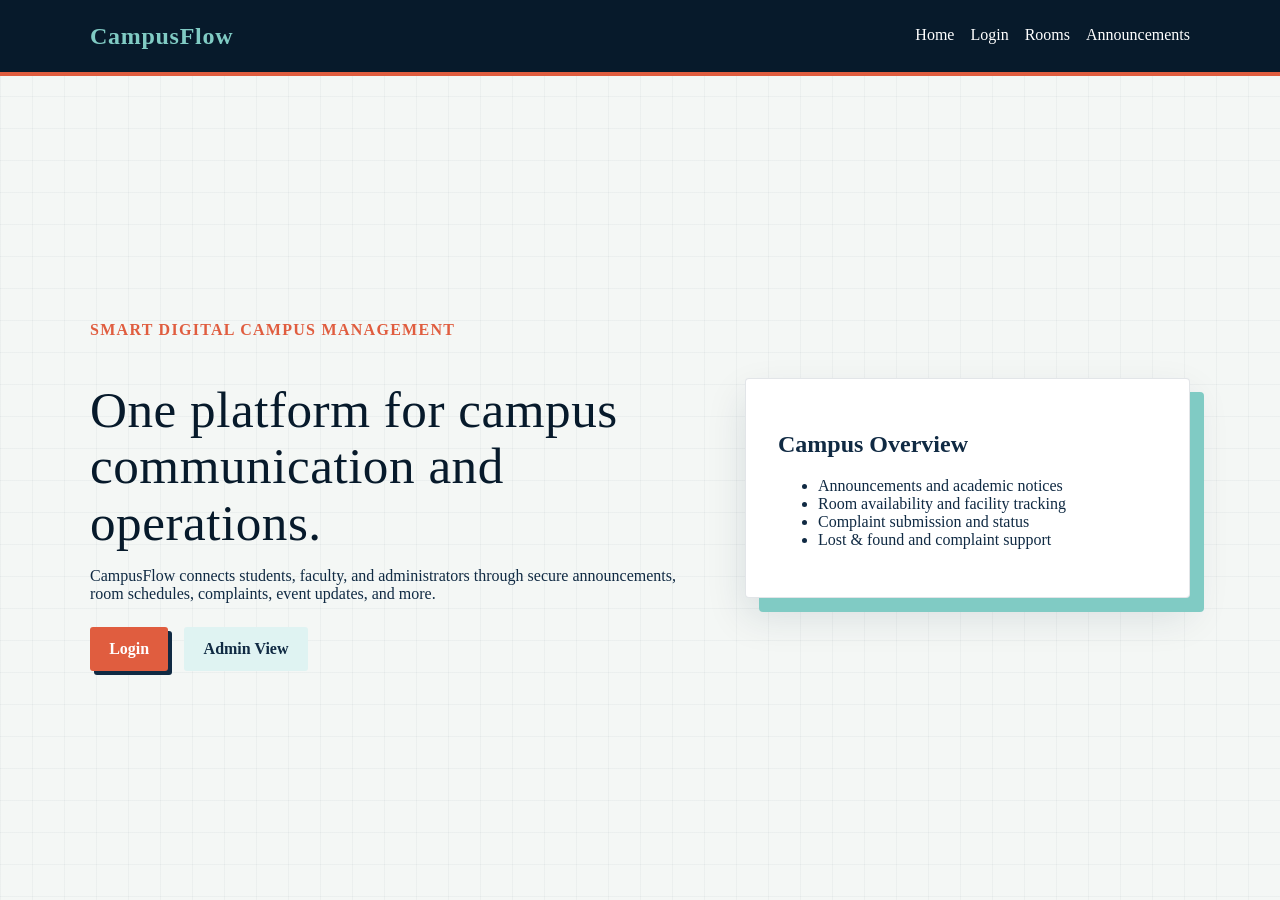
<file: frontend/index.html>
<!DOCTYPE html>
<html lang="en">
  <head>
    <meta charset="UTF-8" />
    <meta name="viewport" content="width=device-width, initial-scale=1.0" />
    <title>CampusFlow</title>
    <link rel="stylesheet" href="css/style.css" />
  </head>
  <body>
    <header class="site-header">
      <div class="container nav">
        <div class="brand">CampusFlow</div>
        <nav>
          <a href="index.html">Home</a>
          <a href="login.html">Login</a>
          <a href="rooms.html">Rooms</a>
          <a href="announcements.html">Announcements</a>
        </nav>
      </div>
    </header>

    <main class="hero container">
      <section class="hero-copy">
        <p class="eyebrow">Smart Digital Campus Management</p>
        <h1>One platform for campus communication and operations.</h1>
        <p>
          CampusFlow connects students, faculty, and administrators through secure
          announcements, room schedules, complaints, event updates, and more.
        </p>
        <div class="cta-row">
          <a class="btn primary" href="login.html">Login</a>
          <a class="btn secondary" href="admin-dashboard.html">Admin View</a>
        </div>
      </section>
      <section class="hero-card">
        <h2>Campus Overview</h2>
        <ul>
          <li>Announcements and academic notices</li>
          <li>Room availability and facility tracking</li>
          <li>Complaint submission and status</li>
          <li>Lost &amp; found and complaint support</li>
        </ul>
      </section>
    </main>
  </body>
</html>
</file>
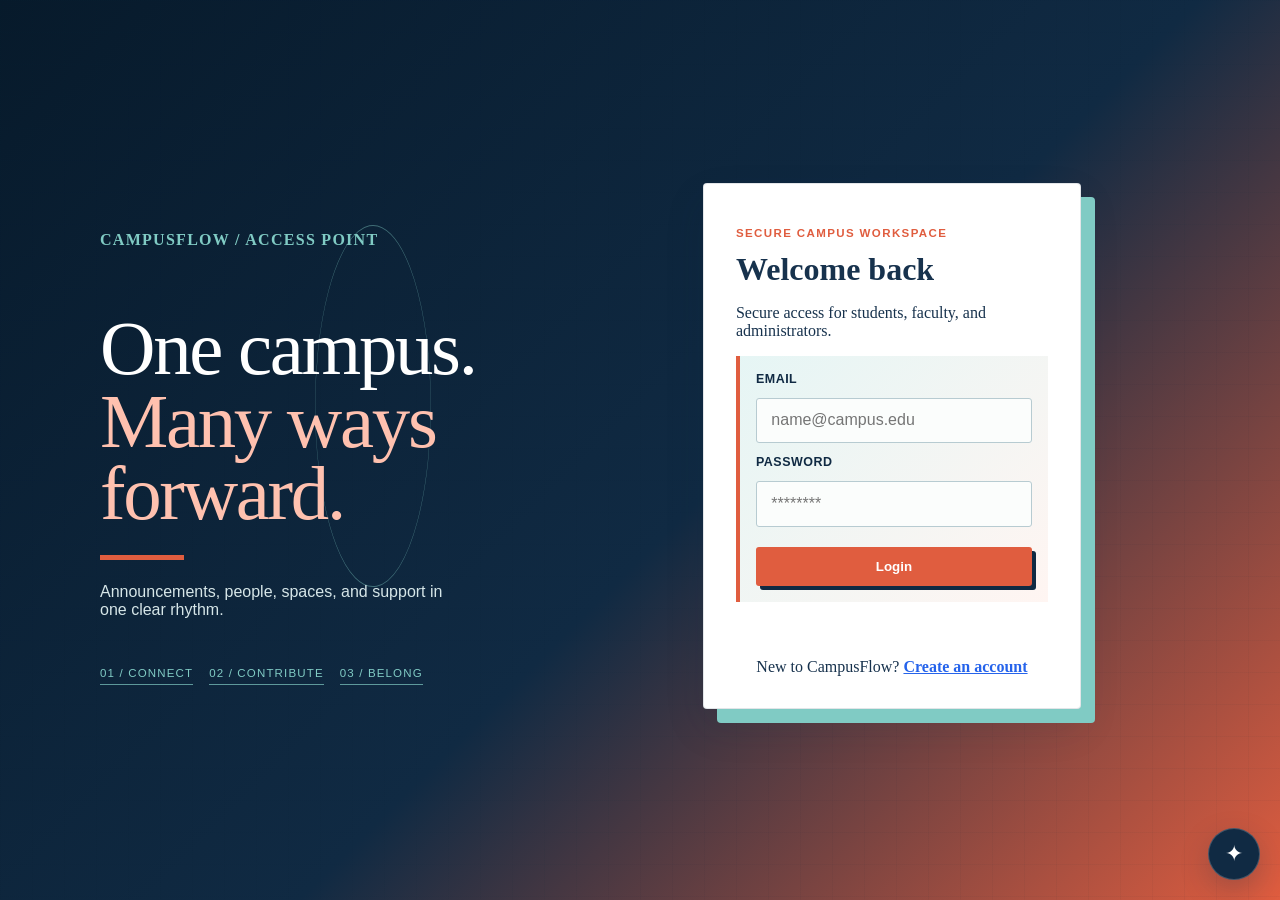
<file: frontend/admin-dashboard.html>
<!DOCTYPE html>
<html lang="en">
  <head>
    <meta charset="UTF-8" />
    <meta name="viewport" content="width=device-width, initial-scale=1.0" />
    <title>Admin Dashboard</title>
    <link rel="stylesheet" href="css/dashboard.css" />
    <link rel="stylesheet" href="css/responsive.css" />
  </head>
  <body data-role="ADMIN">
    <aside class="sidebar">
      <h2>CampusFlow</h2>
      <nav>
        <a href="admin-dashboard.html">Dashboard</a>
        <a href="announcements.html">Announcements</a>
        <a href="rooms.html">Rooms</a>
        <a href="complaints.html">Complaints</a>
        <a href="lost-found.html">Lost &amp; Found</a>
        <a href="requests.html">OD &amp; Leave Approvals</a>
      </nav>
      <button class="btn secondary" onclick="logout()">Logout</button>
    </aside>

    <main class="content">
      <header class="topbar">
        <h1>Admin Dashboard</h1>
      </header>
      <section class="stats-grid">
        <div class="stat-card"><h3>Students</h3><p id="studentsCount">0</p></div>
        <div class="stat-card"><h3>Faculty</h3><p id="facultyCount">0</p></div>
        <div class="stat-card"><h3>Open Complaints</h3><p id="complaintsCount">0</p></div>
        <div class="stat-card"><h3>Rooms</h3><p id="roomsCount">0</p></div>
      </section>
      <section class="panel">
        <h2>Monitoring</h2>
        <div id="dashboardData"></div>
      </section>
      <section class="panel">
        <h2>Registered people</h2>
        <div id="userDirectory"></div>
      </section>
      <section class="panel">
        <h2>Latest complaint reports</h2>
        <div id="adminComplaintPreview"></div>
      </section>
      <section class="chart-grid">
        <article class="panel chart-panel">
          <div class="chart-heading">
            <div>
              <p class="chart-kicker">Complaint flow</p>
              <h2>Resolution overview</h2>
            </div>
            <span class="chart-note">Live totals</span>
          </div>
          <canvas id="complaintsChart" aria-label="Complaint activity line chart"></canvas>
        </article>
        <article class="panel chart-panel">
          <div class="chart-heading">
            <div>
              <p class="chart-kicker">Campus snapshot</p>
              <h2>People and resources</h2>
            </div>
            <span class="chart-note">Current data</span>
          </div>
          <canvas id="resourcesChart" aria-label="People and resources bar chart"></canvas>
        </article>
      </section>
    </main>
    <script src="js/auth.js"></script>
    <script src="js/dashboard.js"></script>
  </body>
</html>
</file>
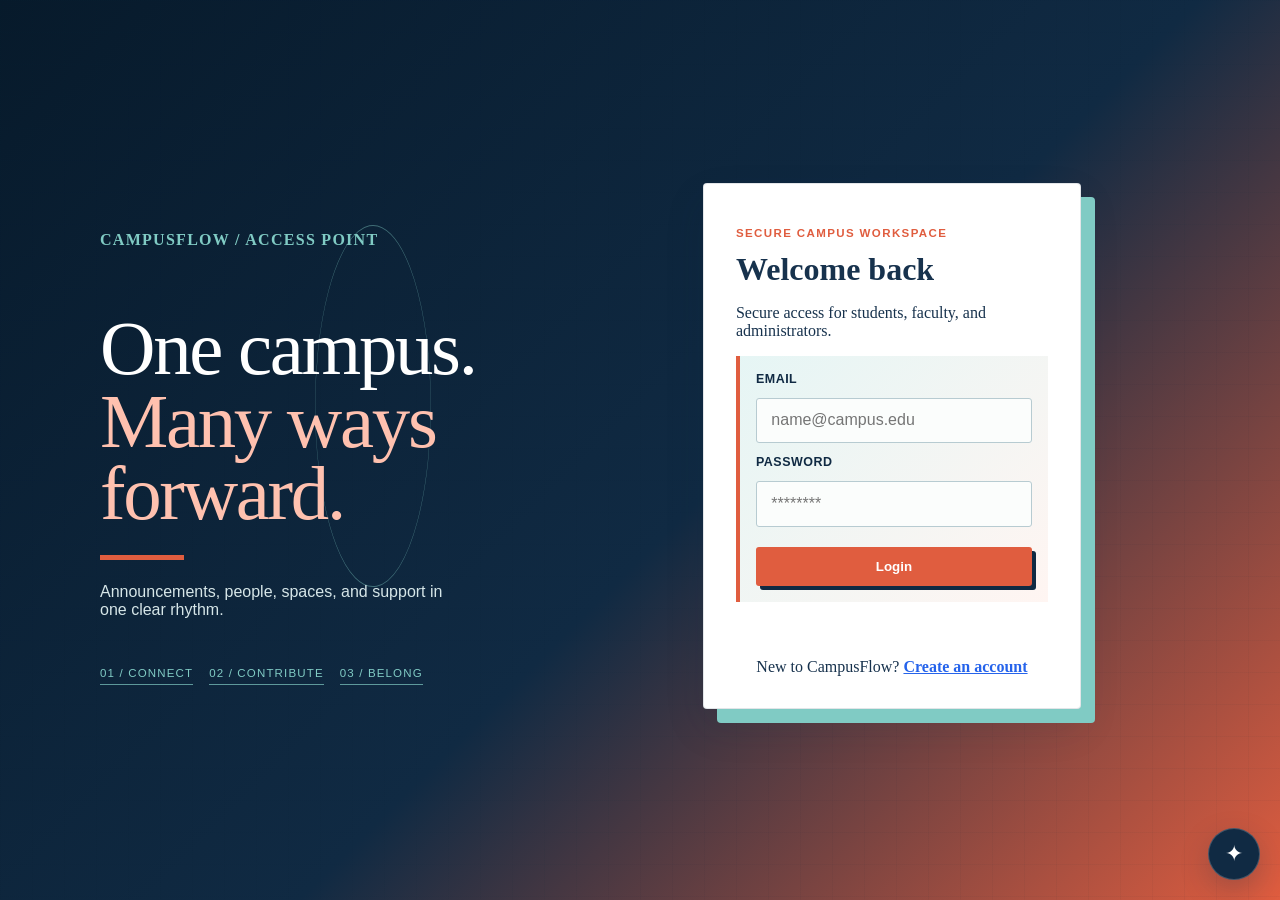
<file: frontend/announcements.html>
<!DOCTYPE html>
<html lang="en">
  <head>
    <meta charset="UTF-8" />
    <meta name="viewport" content="width=device-width, initial-scale=1.0" />
    <title>CampusFlow | Announcements</title>
    <link rel="stylesheet" href="css/dashboard.css" />
  </head>
  <body>
    <aside class="sidebar">
      <h2>CampusFlow</h2>
      <nav>
        <a href="student-dashboard.html">Dashboard</a>
        <a href="announcements.html">Announcements</a>
        <a href="rooms.html">Rooms</a>
        <a href="complaints.html">Complaints</a>
        <a href="lost-found.html">Lost &amp; Found</a>
      </nav>
      <button class="btn secondary" onclick="logout()">Logout</button>
    </aside>

    <main class="content">
      <header class="topbar"><h1>Announcements</h1></header>
      <section class="panel role-form" data-roles="ADMIN">
        <h2>Publish announcement</h2>
        <form id="announcementForm" class="data-form">
          <input id="announcementTitle" placeholder="Announcement title" required />
          <textarea id="announcementDescription" rows="3" placeholder="Announcement details" required></textarea>
          <input id="announcementCategory" placeholder="Category" required />
          <button class="btn primary" type="submit">Publish announcement</button>
        </form>
        <div id="announcementMessage" class="message"></div>
      </section>
      <section class="panel">
        <div id="announcementsList"></div>
      </section>
    </main>
    <script src="js/auth.js"></script>
    <script src="js/announcements.js"></script>
  </body>
</html>
</file>
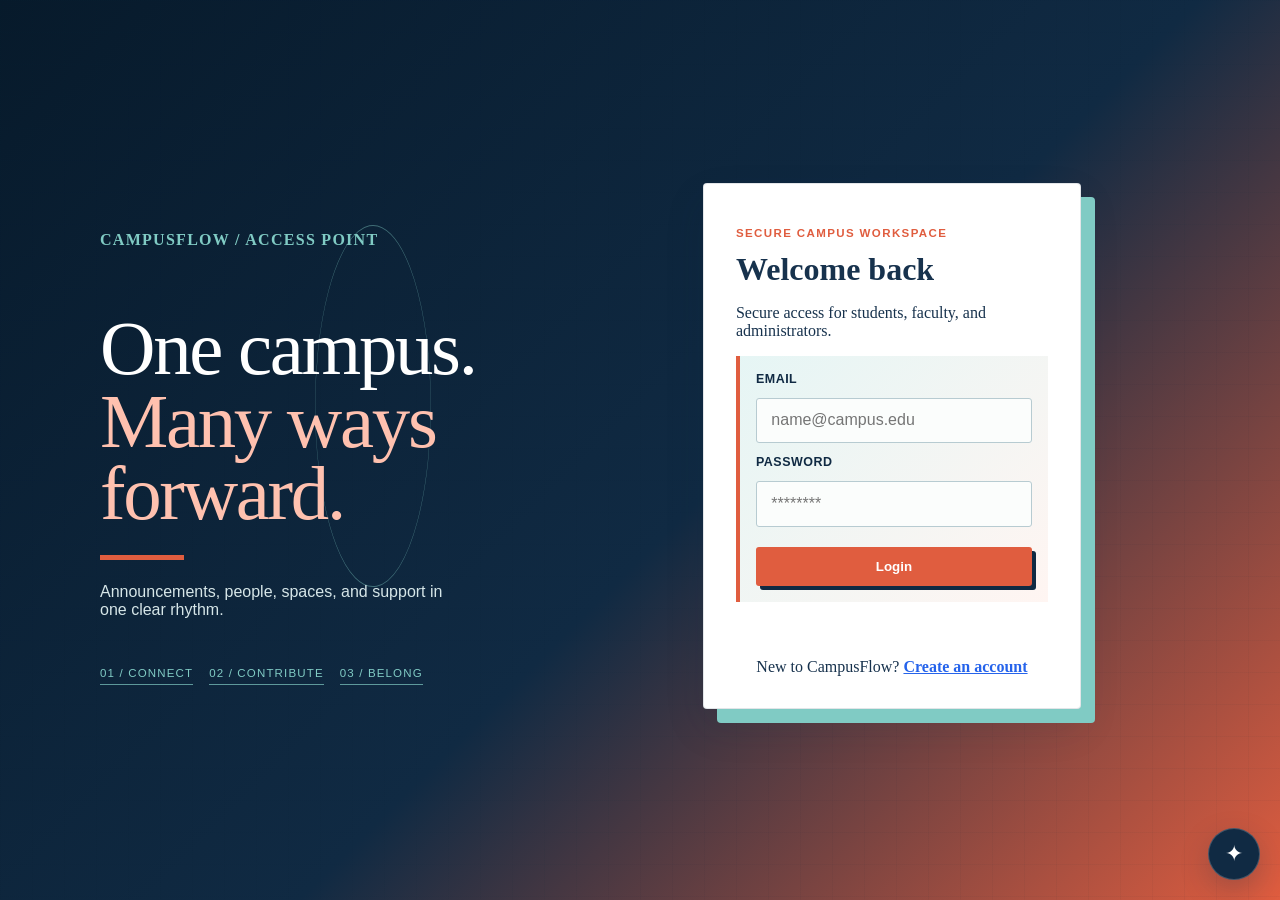
<file: frontend/complaints.html>
<!DOCTYPE html>
<html lang="en">
  <head>
    <meta charset="UTF-8" />
    <meta name="viewport" content="width=device-width, initial-scale=1.0" />
    <title>CampusFlow | Complaints</title>
    <link rel="stylesheet" href="css/dashboard.css" />
  </head>
  <body>
    <aside class="sidebar">
      <h2>CampusFlow</h2>
      <nav>
        <a href="student-dashboard.html">Dashboard</a>
        <a href="announcements.html">Announcements</a>
        <a href="rooms.html">Rooms</a>
        <a href="complaints.html">Complaints</a>
        <a href="lost-found.html">Lost &amp; Found</a>
      </nav>
      <button class="btn secondary" onclick="logout()">Logout</button>
    </aside>

    <main class="content">
      <header class="topbar"><h1>Complaints</h1></header>
      <section class="panel complaint-form-panel" id="complaintFormPanel">
        <h2>Report a campus issue</h2>
        <p>Submit a complete report so the administration can follow it through.</p>
        <form id="complaintForm" class="data-form">
          <label for="category">Category</label>
          <select id="category" required>
            <option value="Facilities">Facilities</option>
            <option value="Academic">Academic</option>
            <option value="Safety">Safety</option>
            <option value="Other">Other</option>
          </select>
          <label for="title">Title</label>
          <input id="title" type="text" placeholder="Short description of the issue" required />
          <label for="description">Details</label>
          <textarea id="description" rows="4" placeholder="Explain what happened and what support you need" required></textarea>
          <label for="location">Location</label>
          <input id="location" type="text" placeholder="Building, room, or area" required />
          <label for="complaintEvidence">Photo or evidence file</label>
          <input id="complaintEvidence" type="file" accept="image/*,.pdf,.doc,.docx" />
          <button class="btn primary" type="submit">Submit complaint</button>
        </form>
        <div id="complaintMessage" class="message"></div>
      </section>
      <section class="panel">
        <h2 id="complaintsHeading">My complaints</h2>
        <div id="complaintsList"></div>
      </section>
    </main>
    <script src="js/auth.js"></script>
    <script src="js/complaints.js"></script>
  </body>
</html>
</file>
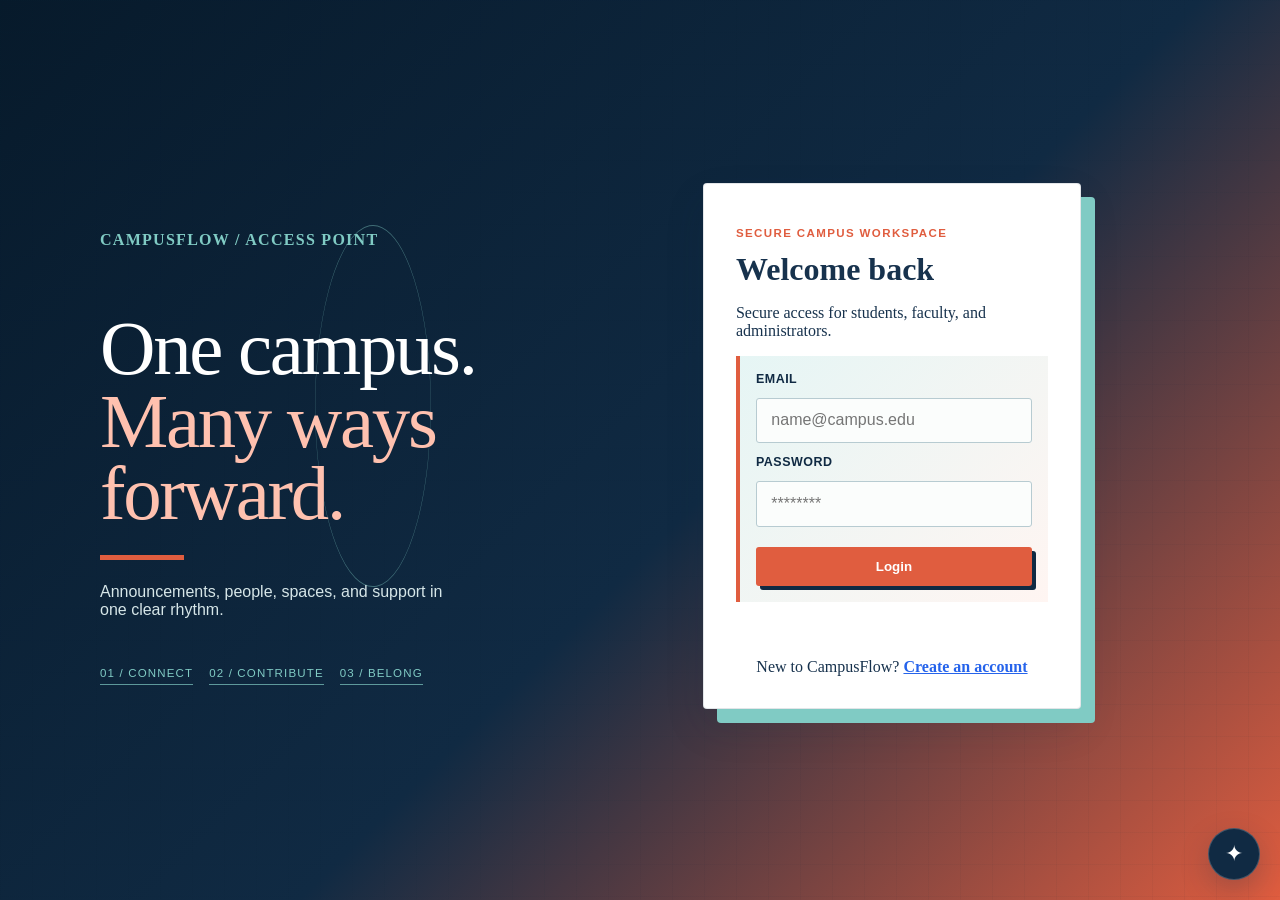
<file: frontend/faculty-dashboard.html>
<!DOCTYPE html>
<html lang="en">
  <head>
    <meta charset="UTF-8" />
    <meta name="viewport" content="width=device-width, initial-scale=1.0" />
    <title>Faculty Dashboard</title>
    <link rel="stylesheet" href="css/dashboard.css" />
    <link rel="stylesheet" href="css/responsive.css" />
  </head>
  <body data-role="FACULTY">
    <aside class="sidebar">
      <h2>CampusFlow</h2>
      <nav>
        <a href="faculty-dashboard.html">Dashboard</a>
        <a href="announcements.html">Announcements</a>
        <a href="rooms.html">Rooms</a>
        <a href="complaints.html">Complaints</a>
        <a href="lost-found.html">Lost &amp; Found</a>
        <a href="requests.html">OD &amp; Leave</a>
      </nav>
      <button class="btn secondary" onclick="logout()">Logout</button>
    </aside>

    <main class="content">
      <header class="topbar">
        <h1>Faculty Dashboard</h1>
      </header>
      <section class="stats-grid">
        <div class="stat-card"><h3>Announcements</h3><p id="announcementCount">0</p></div>
        <div class="stat-card"><h3>Rooms</h3><p id="roomCount">0</p></div>
        <div class="stat-card"><h3>My complaints</h3><p id="complaintCount">0</p></div>
      </section>
      <section class="panel">
        <h2>Faculty Summary</h2>
        <p>Review announcements, room availability, and campus updates.</p>
      </section>
    </main>
    <script src="js/auth.js"></script>
    <script src="js/dashboard.js"></script>
  </body>
</html>
</file>
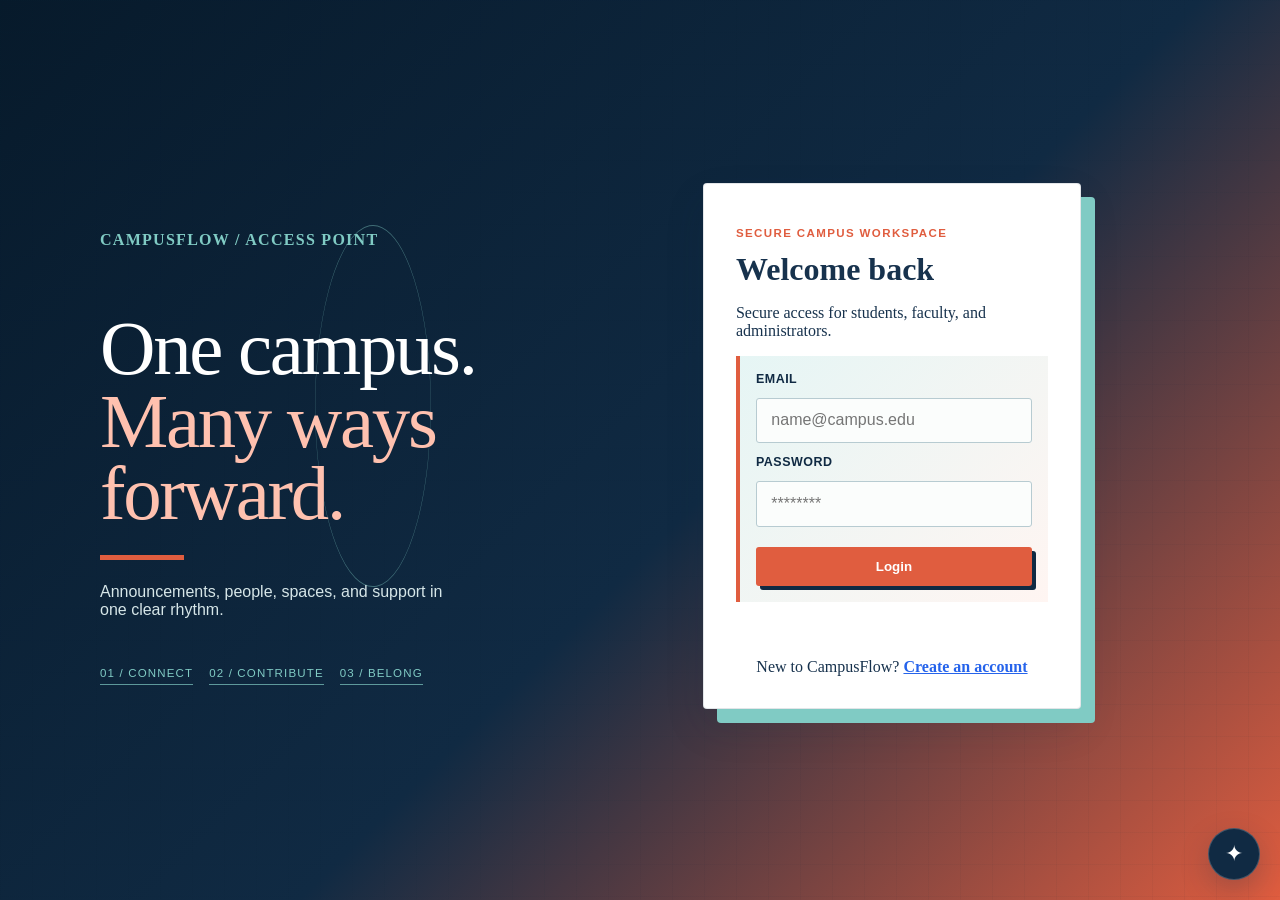
<file: frontend/login.html>
<!DOCTYPE html>
<html lang="en">
  <head>
    <meta charset="UTF-8" />
    <meta name="viewport" content="width=device-width, initial-scale=1.0" />
    <title>CampusFlow | Login</title>
    <link rel="stylesheet" href="css/style.css" />
    <link rel="stylesheet" href="css/dashboard.css" />
  </head>
  <body class="auth-body">
    <main class="auth-layout">
      <section class="auth-mirror">
        <p class="eyebrow">CampusFlow / access point</p>
        <h1>One campus.<br /><em>Many ways forward.</em></h1>
        <div class="mirror-line"></div>
        <p>Announcements, people, spaces, and support in one clear rhythm.</p>
        <div class="mirror-stats">
          <span>01 / connect</span>
          <span>02 / contribute</span>
          <span>03 / belong</span>
        </div>
      </section>
      <section class="auth-panel">
      <div class="auth-card">
        <p class="auth-kicker">Secure campus workspace</p>
        <h2>Welcome back</h2>
        <p>Secure access for students, faculty, and administrators.</p>

        <form id="loginForm">
          <label for="email">Email</label>
          <input id="email" type="email" placeholder="name@campus.edu" required />

          <label for="password">Password</label>
          <input id="password" type="password" placeholder="********" required />

          <button type="submit" class="btn primary full">Login</button>
        </form>

        <div id="loginMessage" class="message"></div>
        <p class="auth-link">New to CampusFlow? <a href="register.html">Create an account</a></p>
      </div>
      </section>
    </main>
    <script src="js/login.js"></script>
    <script src="js/ai-widget.js"></script>
  </body>
</html>
</file>
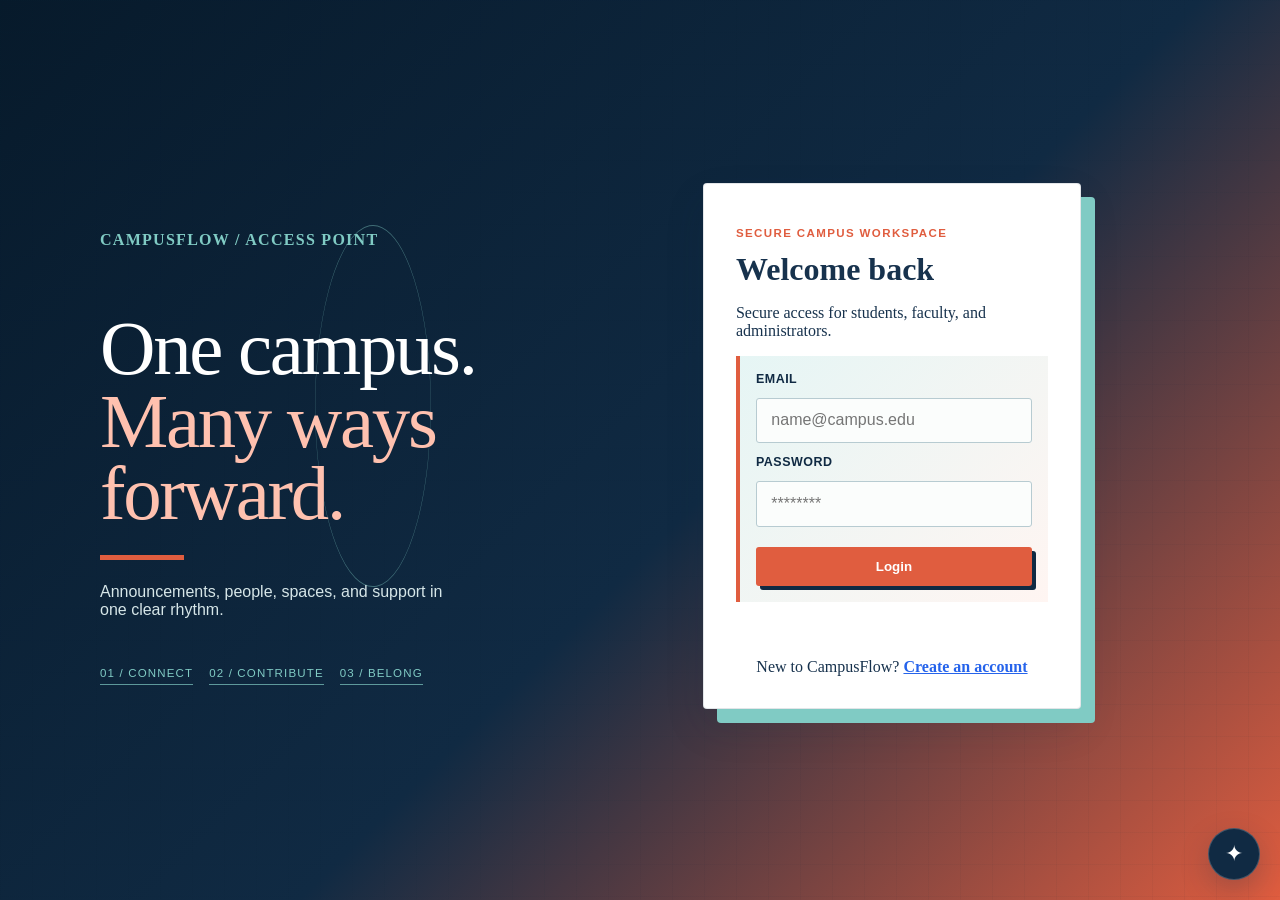
<file: frontend/lost-found.html>
<!DOCTYPE html>
<html lang="en">
  <head>
    <meta charset="UTF-8" />
    <meta name="viewport" content="width=device-width, initial-scale=1.0" />
    <title>CampusFlow | Lost & Found</title>
    <link rel="stylesheet" href="css/dashboard.css" />
  </head>
  <body>
    <aside class="sidebar">
      <h2>CampusFlow</h2>
      <nav>
        <a href="student-dashboard.html">Dashboard</a>
        <a href="announcements.html">Announcements</a>
        <a href="rooms.html">Rooms</a>
        <a href="complaints.html">Complaints</a>
        <a href="lost-found.html">Lost &amp; Found</a>
      </nav>
      <button class="btn secondary" onclick="logout()">Logout</button>
    </aside>

    <main class="content">
      <header class="topbar"><h1>Lost &amp; Found</h1></header>
      <section class="panel">
        <h2>Report an item</h2>
        <form id="lostFoundForm" class="data-form">
          <select id="itemType" required>
            <option value="Lost">I lost an item</option>
            <option value="Found">I found an item</option>
          </select>
          <input id="itemName" placeholder="Item name" required />
          <textarea id="itemDescription" rows="3" placeholder="Describe the item" required></textarea>
          <input id="itemCategory" placeholder="Category" required />
          <input id="itemLocation" placeholder="Location" required />
          <input id="itemDate" type="date" required />
          <input id="contactInformation" placeholder="Contact information" required />
          <label for="lostFoundEvidence">Photo or evidence file</label>
          <input id="lostFoundEvidence" type="file" accept="image/*,.pdf,.doc,.docx" />
          <button class="btn primary" type="submit">Submit report</button>
        </form>
        <div id="lostFoundMessage" class="message"></div>
      </section>
      <section class="panel">
        <div id="lostFoundList"></div>
      </section>
    </main>
    <script src="js/auth.js"></script>
    <script src="js/lost-found.js"></script>
  </body>
</html>
</file>
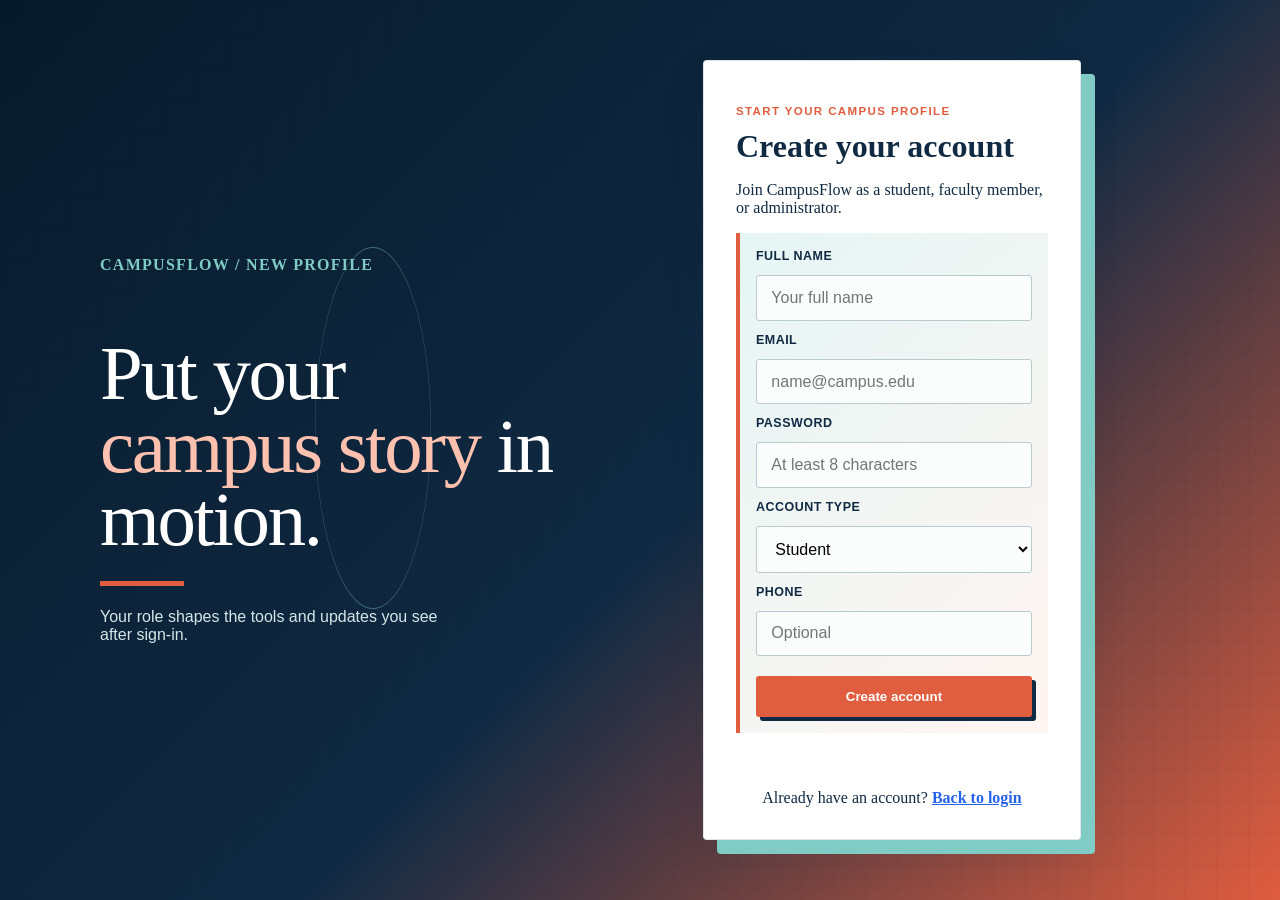
<file: frontend/register.html>
<!DOCTYPE html>
<html lang="en">
  <head>
    <meta charset="UTF-8" />
    <meta name="viewport" content="width=device-width, initial-scale=1.0" />
    <title>CampusFlow | Create Account</title>
    <link rel="stylesheet" href="css/style.css" />
  </head>
  <body class="auth-body">
    <main class="auth-layout">
      <section class="auth-mirror register-mirror">
        <p class="eyebrow">CampusFlow / new profile</p>
        <h1>Put your<br /><em>campus story</em> in motion.</h1>
        <div class="mirror-line"></div>
        <p>Your role shapes the tools and updates you see after sign-in.</p>
      </section>
      <section class="auth-panel">
      <div class="auth-card">
        <p class="auth-kicker">Start your campus profile</p>
        <h2>Create your account</h2>
        <p>Join CampusFlow as a student, faculty member, or administrator.</p>

        <form id="registerForm">
          <label for="name">Full name</label>
          <input id="name" type="text" placeholder="Your full name" required />

          <label for="email">Email</label>
          <input id="email" type="email" placeholder="name@campus.edu" required />

          <label for="password">Password</label>
          <input id="password" type="password" placeholder="At least 8 characters" minlength="8" required />

          <label for="role">Account type</label>
          <select id="role" required>
            <option value="STUDENT">Student</option>
            <option value="FACULTY">Faculty</option>
            <option value="ADMIN">Administrator</option>
          </select>

          <label for="phone">Phone</label>
          <input id="phone" type="tel" placeholder="Optional" />

          <button type="submit" class="btn primary full">Create account</button>
        </form>

        <div id="registerMessage" class="message"></div>
        <p class="auth-link">Already have an account? <a href="login.html">Back to login</a></p>
      </div>
      </section>
    </main>
    <script src="js/register.js"></script>
  </body>
</html>
</file>
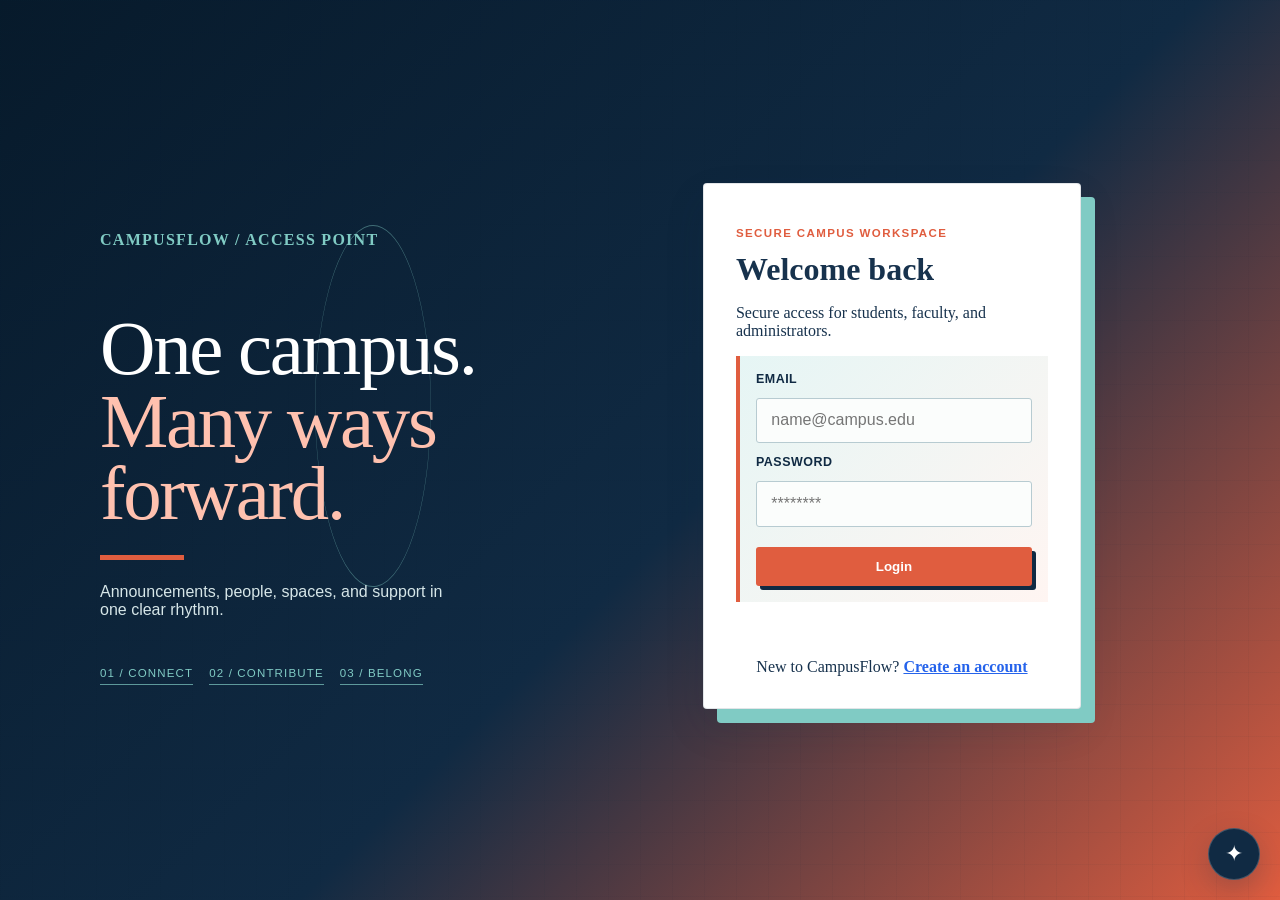
<file: frontend/requests.html>
<!DOCTYPE html>
<html lang="en">
  <head>
    <meta charset="UTF-8" />
    <meta name="viewport" content="width=device-width, initial-scale=1.0" />
    <title>CampusFlow | Requests</title>
    <link rel="stylesheet" href="css/dashboard.css" />
  </head>
  <body>
    <aside class="sidebar">
      <h2>CampusFlow</h2>
      <nav>
        <a href="student-dashboard.html">Dashboard</a>
        <a href="complaints.html">Complaints</a>
        <a href="lost-found.html">Lost &amp; Found</a>
        <a href="requests.html">OD &amp; Leave</a>
      </nav>
      <button class="btn secondary" onclick="logout()">Logout</button>
    </aside>

    <main class="content">
      <header class="topbar"><h1>Requests</h1></header>
      <div class="request-grid" id="requestForms">
        <section class="panel request-form-card">
          <p class="chart-kicker">On-duty request</p>
          <h2>OD form submission</h2>
          <p class="section-description">Apply to leave campus for an approved academic or campus purpose.</p>
          <form id="odForm" class="data-form">
            <label for="odPurpose">Purpose</label>
            <input id="odPurpose" placeholder="Example: Sports competition" required />
            <label for="odDestination">Destination</label>
            <input id="odDestination" placeholder="Where are you going?" required />
            <div class="form-row">
              <div>
                <label for="odStartDate">From date</label>
                <input id="odStartDate" type="date" required />
              </div>
              <div>
                <label for="odEndDate">To date</label>
                <input id="odEndDate" type="date" required />
              </div>
            </div>
            <label for="odDetails">Additional details</label>
            <textarea id="odDetails" rows="3" placeholder="Explain your request" required></textarea>
            <label for="odEvidence">Supporting document <span>(optional, max 5 MB)</span></label>
            <input id="odEvidence" type="file" accept="image/*,.pdf,.doc,.docx" />
            <button class="btn primary" type="submit">Submit OD form</button>
          </form>
          <div id="odMessage" class="message" role="status" aria-live="polite"></div>
        </section>
        <section class="panel request-form-card">
          <p class="chart-kicker">Permission request</p>
          <h2>Leave permission submission</h2>
          <p class="section-description">Request leave for personal, medical, or family-related reasons.</p>
          <form id="leaveForm" class="data-form">
            <label for="leaveReason">Reason</label>
            <input id="leaveReason" placeholder="Reason for leave" required />
            <div class="form-row">
              <div>
                <label for="leaveStartDate">From date</label>
                <input id="leaveStartDate" type="date" required />
              </div>
              <div>
                <label for="leaveEndDate">To date</label>
                <input id="leaveEndDate" type="date" required />
              </div>
            </div>
            <label for="leaveDetails">Additional details</label>
            <textarea id="leaveDetails" rows="3" placeholder="Explain your request" required></textarea>
            <label for="leaveEvidence">Supporting document <span>(optional, max 5 MB)</span></label>
            <input id="leaveEvidence" type="file" accept="image/*,.pdf,.doc,.docx" />
            <button class="btn primary" type="submit">Submit leave permission</button>
          </form>
          <div id="leaveMessage" class="message" role="status" aria-live="polite"></div>
        </section>
      </div>
      <section class="panel">
        <h2 id="requestListTitle">My requests</h2>
        <div id="requestList"></div>
      </section>
    </main>
    <script src="js/auth.js"></script>
    <script src="js/requests.js"></script>
  </body>
</html>
</file>
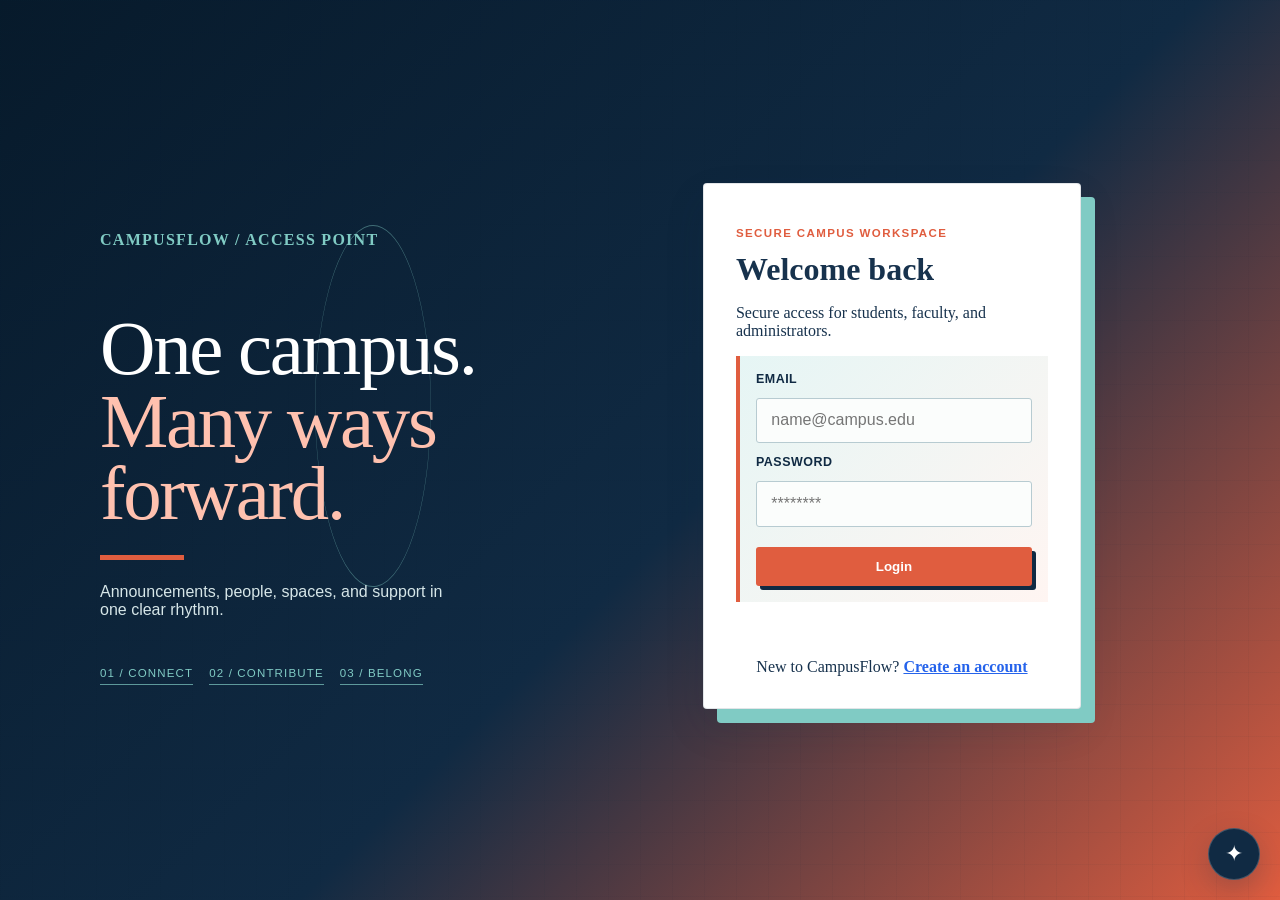
<file: frontend/rooms.html>
<!DOCTYPE html>
<html lang="en">
  <head>
    <meta charset="UTF-8" />
    <meta name="viewport" content="width=device-width, initial-scale=1.0" />
    <title>CampusFlow | Rooms</title>
    <link rel="stylesheet" href="css/dashboard.css" />
  </head>
  <body>
    <aside class="sidebar">
      <h2>CampusFlow</h2>
      <nav>
        <a href="student-dashboard.html">Dashboard</a>
        <a href="announcements.html">Announcements</a>
        <a href="rooms.html">Rooms</a>
        <a href="complaints.html">Complaints</a>
        <a href="lost-found.html">Lost &amp; Found</a>
      </nav>
      <button class="btn secondary" onclick="logout()">Logout</button>
    </aside>

    <main class="content">
      <header class="topbar"><h1>Rooms</h1></header>
      <section class="panel role-form" data-roles="ADMIN">
        <h2>Add room</h2>
        <form id="roomForm" class="data-form">
          <input id="roomNumber" placeholder="Room number" required />
          <input id="building" placeholder="Building" required />
          <input id="floor" type="number" min="0" placeholder="Floor" required />
          <input id="roomType" placeholder="Room type" required />
          <input id="capacity" type="number" min="1" placeholder="Capacity" required />
          <input id="facilities" placeholder="Facilities" required />
          <button class="btn primary" type="submit">Add room</button>
        </form>
        <div id="roomMessage" class="message"></div>
      </section>
      <section class="panel">
        <div id="roomsList"></div>
      </section>
    </main>
    <script src="js/auth.js"></script>
    <script src="js/rooms.js"></script>
  </body>
</html>
</file>
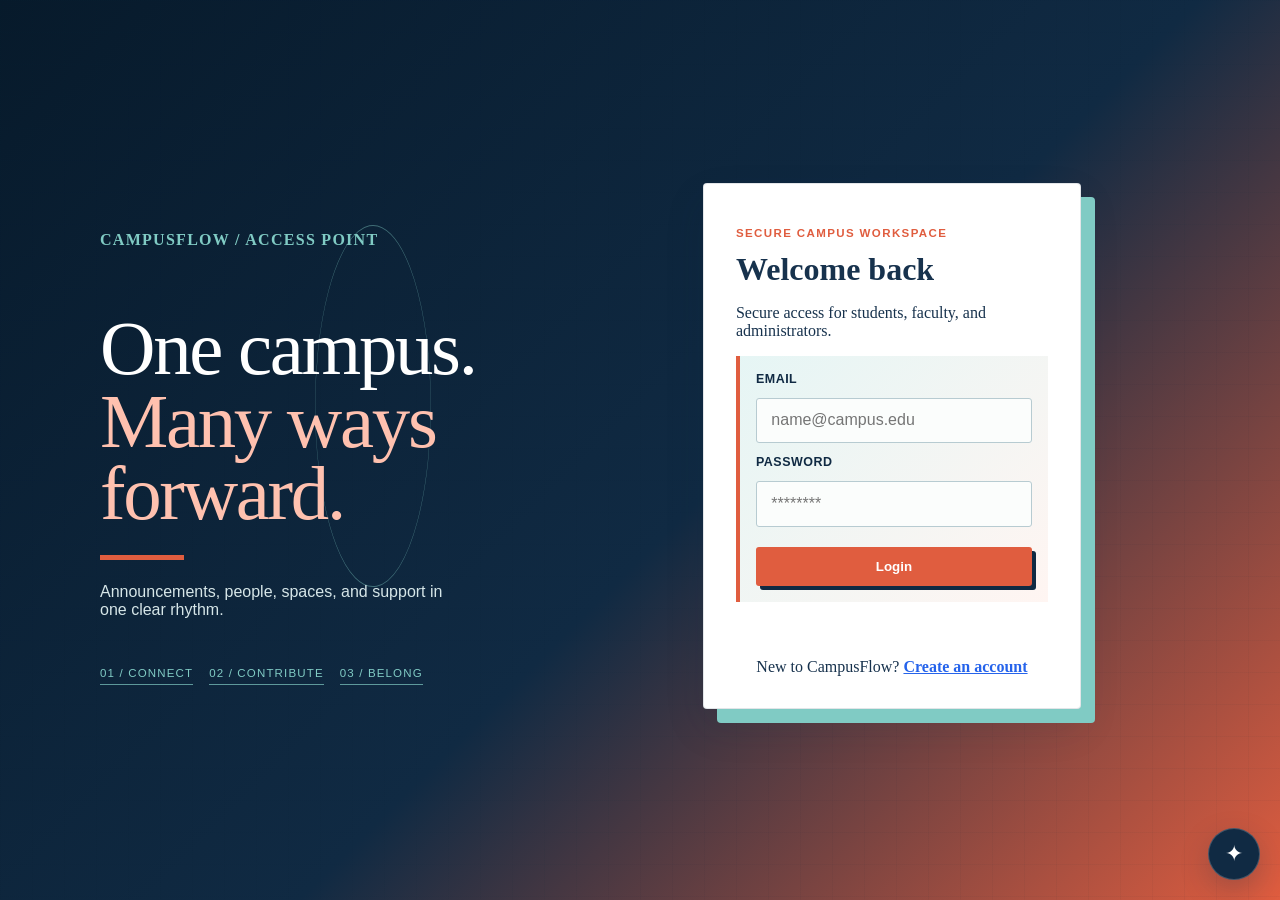
<file: frontend/student-dashboard.html>
<!DOCTYPE html>
<html lang="en">
  <head>
    <meta charset="UTF-8" />
    <meta name="viewport" content="width=device-width, initial-scale=1.0" />
    <title>Student Dashboard</title>
    <link rel="stylesheet" href="css/dashboard.css" />
    <link rel="stylesheet" href="css/responsive.css" />
  </head>
  <body data-role="STUDENT">
    <aside class="sidebar">
      <h2>CampusFlow</h2>
      <nav>
        <a href="student-dashboard.html">Dashboard</a>
        <a href="announcements.html">Announcements</a>
        <a href="rooms.html">Rooms</a>
        <a href="complaints.html">Complaints</a>
        <a href="lost-found.html">Lost &amp; Found</a>
        <a href="requests.html">OD &amp; Leave</a>
      </nav>
      <button class="btn secondary" onclick="logout()">Logout</button>
    </aside>

    <main class="content">
      <header class="topbar">
        <h1>Student Dashboard</h1>
      </header>
      <section class="stats-grid">
        <div class="stat-card"><h3>Announcements</h3><p id="announcementCount">0</p></div>
        <div class="stat-card"><h3>My complaints</h3><p id="complaintCount">0</p></div>
      </section>
      <section class="panel">
        <h2>Upcoming</h2>
        <ul id="studentOverview"></ul>
      </section>
    </main>
    <script src="js/auth.js"></script>
    <script src="js/dashboard.js"></script>
  </body>
</html>
</file>
<file: frontend/css/style.css>
* {
  box-sizing: border-box;
}

body {
  margin: 0;
  font-family: Arial, sans-serif;
  background: #f4f7fb;
  color: #1f2937;
}

.container {
  width: min(1100px, 90%);
  margin: 0 auto;
}

.site-header {
  background: #0f172a;
  color: white;
}

.nav {
  display: flex;
  justify-content: space-between;
  align-items: center;
  min-height: 72px;
}

.brand {
  font-size: 1.5rem;
  font-weight: 700;
}

nav {
  display: flex;
  gap: 1rem;
}

nav a {
  color: white;
  text-decoration: none;
}

.hero {
  display: grid;
  grid-template-columns: 1.4fr 1fr;
  gap: 2rem;
  padding: 4rem 0;
  align-items: center;
}

.hero-copy h1 {
  font-size: clamp(2.2rem, 4vw, 4rem);
  line-height: 1.1;
  margin-bottom: 1rem;
}

.eyebrow {
  text-transform: uppercase;
  letter-spacing: 0.08em;
  color: #2563eb;
  font-weight: 700;
}

.hero-card,
.auth-card {
  background: white;
  border-radius: 18px;
  box-shadow: 0 16px 40px rgba(15, 23, 42, 0.08);
  padding: 2rem;
}

.cta-row {
  display: flex;
  gap: 1rem;
  margin-top: 1.5rem;
}

.btn {
  display: inline-block;
  border: none;
  border-radius: 10px;
  padding: 0.8rem 1.2rem;
  font-weight: 600;
  cursor: pointer;
  text-decoration: none;
  transition: 0.2s ease;
}

.btn.primary {
  background: #2563eb;
  color: white;
}

.btn.secondary {
  background: #e2e8f0;
  color: #0f172a;
}

.btn:hover {
  opacity: 0.95;
  transform: translateY(-1px);
}

.full {
  width: 100%;
}

.auth-body {
  min-height: 100vh;
  display: grid;
  place-items: center;
  background: linear-gradient(135deg, #eff6ff, #dbeafe);
}

.auth-panel {
  width: min(420px, 90%);
}

.auth-card h1 {
  margin-top: 0;
}

form {
  display: flex;
  flex-direction: column;
  gap: 0.75rem;
}

label {
  font-weight: 600;
}

input {
  padding: 0.8rem 0.9rem;
  border-radius: 10px;
  border: 1px solid #cbd5e1;
  font-size: 1rem;
}

select {
  padding: 0.8rem 0.9rem;
  border-radius: 10px;
  border: 1px solid #cbd5e1;
  background: white;
  font-size: 1rem;
}

.message {
  margin-top: 1rem;
  min-height: 24px;
  color: #0f766e;
  font-weight: 600;
}

.auth-link {
  text-align: center;
  margin-bottom: 0;
}

.auth-link a {
  color: #2563eb;
  font-weight: 600;
}

:root {
  --ink: #102a43;
  --ink-deep: #071a2b;
  --coral: #e05d3f;
  --mint: #80cbc4;
  --sky: #dff3f2;
  --paper: #f4f7f5;
}

body {
  background: var(--paper);
  color: var(--ink);
  font-family: Georgia, 'Times New Roman', serif;
  overflow-x: hidden;
}

body::before {
  background-image: linear-gradient(rgba(16, 42, 67, 0.035) 1px, transparent 1px),
    linear-gradient(90deg, rgba(16, 42, 67, 0.035) 1px, transparent 1px);
  background-size: 32px 32px;
  content: '';
  inset: 0;
  pointer-events: none;
  position: fixed;
  z-index: -1;
}

.site-header {
  background: var(--ink-deep);
  border-bottom: 4px solid var(--coral);
  position: sticky;
  top: 0;
  z-index: 5;
}

.brand {
  color: var(--mint);
  font-family: Georgia, 'Times New Roman', serif;
  letter-spacing: 0.03em;
}

nav a {
  border-bottom: 2px solid transparent;
  padding: 0.35rem 0;
  transition: color 180ms ease, border-color 180ms ease;
}

nav a:hover,
nav a.active {
  border-bottom-color: var(--mint);
  color: var(--mint);
}

.hero {
  animation: page-in 500ms ease both;
  min-height: calc(100vh - 76px);
}

.hero-copy h1 {
  color: var(--ink-deep);
  font-weight: 500;
  letter-spacing: 0.01em;
}

.eyebrow {
  color: var(--coral);
}

.hero-card,
.auth-card {
  border: 1px solid rgba(16, 42, 67, 0.12);
  border-radius: 4px;
  box-shadow: 14px 14px 0 var(--mint), 0 18px 40px rgba(16, 42, 67, 0.12);
}

.hero-card {
  animation: float-card 5s ease-in-out infinite;
}

.btn {
  border-radius: 3px;
  position: relative;
  transition: transform 180ms ease, box-shadow 180ms ease, background 180ms ease;
}

.btn.primary {
  background: var(--coral);
  box-shadow: 4px 4px 0 var(--ink);
}

.btn.secondary {
  background: var(--sky);
  color: var(--ink);
}

.btn:hover {
  box-shadow: 1px 1px 0 var(--ink);
  transform: translate(2px, 2px);
}

.auth-body {
  background: linear-gradient(135deg, var(--ink-deep), var(--ink) 55%, var(--coral));
}

.auth-layout {
  align-items: stretch;
  animation: page-in 500ms ease both;
  display: grid;
  gap: clamp(2rem, 7vw, 7rem);
  grid-template-columns: minmax(280px, 0.9fr) minmax(320px, 420px);
  width: min(1080px, 90%);
}

.auth-mirror {
  align-self: center;
  color: white;
  min-height: 420px;
  padding: 2rem 0;
  position: relative;
}

.auth-mirror::after {
  border: 1px solid rgba(128, 203, 196, 0.45);
  border-radius: 50%;
  content: '';
  height: 360px;
  left: 18%;
  position: absolute;
  top: 8%;
  transform: scaleX(0.32) rotate(18deg);
  width: 360px;
  z-index: 0;
}

.auth-mirror > * {
  position: relative;
  z-index: 1;
}

.auth-mirror .eyebrow {
  color: var(--mint);
}

.auth-mirror h1 {
  font-size: clamp(2.8rem, 6vw, 5.8rem);
  font-weight: 500;
  letter-spacing: -0.03em;
  line-height: 0.95;
  margin: 4rem 0 1.5rem;
}

.auth-mirror h1 em {
  color: #ffc1af;
  font-style: normal;
}

.auth-mirror p:not(.eyebrow) {
  color: #d6e6e8;
  font-family: Arial, sans-serif;
  max-width: 360px;
}

.mirror-line {
  background: var(--coral);
  height: 5px;
  margin-bottom: 1.4rem;
  width: 84px;
}

.mirror-stats {
  display: flex;
  flex-wrap: wrap;
  gap: 1rem;
  margin-top: 3rem;
}

.mirror-stats span {
  border-bottom: 1px solid rgba(128, 203, 196, 0.7);
  color: var(--mint);
  font-family: Arial, sans-serif;
  font-size: 0.72rem;
  letter-spacing: 0.1em;
  padding-bottom: 0.35rem;
  text-transform: uppercase;
}

.auth-kicker {
  color: var(--coral);
  font-family: Arial, sans-serif;
  font-size: 0.72rem;
  font-weight: 700;
  letter-spacing: 0.12em;
  text-transform: uppercase;
}

.auth-card {
  animation: page-in 500ms ease both;
}

.auth-card h2 {
  font-size: 2rem;
  margin: 0 0 0.5rem;
}

input,
select {
  background: #fbfdfc;
  border: 1px solid #b7cbd1;
  border-radius: 3px;
  transition: border-color 180ms ease, box-shadow 180ms ease;
}

input:focus,
select:focus,
textarea:focus {
  border-color: var(--coral);
  box-shadow: 0 0 0 3px rgba(224, 93, 63, 0.16);
  outline: none;
}

.auth-card form,
.data-form {
  background: linear-gradient(135deg, rgba(223, 243, 242, 0.8), rgba(255, 240, 235, 0.65));
  border-left: 4px solid var(--coral);
  padding: 1rem;
}

.auth-card label,
.data-form label {
  color: var(--ink);
  font-family: Arial, sans-serif;
  font-size: 0.78rem;
  letter-spacing: 0.04em;
  text-transform: uppercase;
}

.data-form input,
.data-form select,
.data-form textarea {
  background: #fffdf9;
  border: 1px solid #9fc6c5;
  border-radius: 3px;
}

.data-form .btn,
.auth-card .btn {
  margin-top: 0.5rem;
}

@keyframes page-in {
  from { opacity: 0; transform: translateY(14px); }
  to { opacity: 1; transform: translateY(0); }
}

@keyframes float-card {
  0%, 100% { transform: translateY(0); }
  50% { transform: translateY(-6px); }
}

@media (prefers-reduced-motion: reduce) {
  *,
  *::before,
  *::after {
    animation-duration: 0.01ms !important;
    animation-iteration-count: 1 !important;
    scroll-behavior: auto !important;
    transition-duration: 0.01ms !important;
  }
}

@media (max-width: 760px) {
  .auth-layout {
    gap: 1rem;
    grid-template-columns: 1fr;
    padding: 2rem 0;
  }

  .auth-mirror {
    min-height: auto;
    padding: 1rem 0;
  }

  .auth-mirror h1 {
    font-size: clamp(2.5rem, 14vw, 4.5rem);
    margin: 2rem 0 1rem;
  }

  .auth-mirror::after,
  .mirror-stats {
    display: none;
  }
}
</file>
<file: frontend/css/dashboard.css>
:root {
  --bg: #eef3f8;
  --panel: #ffffff;
  --sidebar: #102a43;
  --sidebar-soft: #1f4b67;
  --primary: #e05d3f;
  --primary-soft: #fff0eb;
  --text: #17324d;
  --muted: #64748b;
  --border: #d7e2eb;
}

* {
  box-sizing: border-box;
}

body {
  margin: 0;
  display: flex;
  min-height: 100vh;
  background: var(--bg);
  color: var(--text);
  font-family: Georgia, 'Times New Roman', serif;
}

.sidebar {
  width: 272px;
  background: var(--sidebar);
  color: white;
  padding: 1.75rem 1.25rem;
  position: sticky;
  top: 0;
  height: 100vh;
  display: flex;
  flex-direction: column;
}

.sidebar h2 {
  margin-top: 0;
  font-size: 1.55rem;
  letter-spacing: 0.02em;
}

.sidebar h2::after {
  content: ' / campus operations';
  display: block;
  color: #9fc6d8;
  font-family: Arial, sans-serif;
  font-size: 0.68rem;
  font-weight: 400;
  letter-spacing: 0.08em;
  margin-top: 0.35rem;
  text-transform: uppercase;
}

.sidebar nav {
  display: flex;
  flex-direction: column;
  gap: 0.75rem;
  margin: 2.5rem 0;
}

.sidebar nav a {
  color: white;
  opacity: 0.72;
  text-decoration: none;
  border-left: 3px solid transparent;
  padding: 0.55rem 0.75rem;
  transition: 0.2s ease;
}

.sidebar nav a:hover,
.sidebar nav a:focus {
  background: var(--sidebar-soft);
  border-left-color: var(--primary);
  opacity: 1;
}

.content {
  flex: 1;
  padding: 3.2rem clamp(1.25rem, 4vw, 4.5rem);
  max-width: 1500px;
}

.topbar {
  align-items: end;
  border-bottom: 1px solid var(--border);
  display: flex;
  justify-content: space-between;
  margin-bottom: 2rem;
  padding-bottom: 1.2rem;
}

.topbar h1 {
  font-size: clamp(2rem, 4vw, 3.4rem);
  line-height: 1;
  margin: 0;
}

.topbar::after {
  color: var(--primary);
  content: 'LIVE CAMPUS VIEW';
  font-family: Arial, sans-serif;
  font-size: 0.72rem;
  font-weight: 700;
  letter-spacing: 0.14em;
}

.user-badge {
  align-items: center;
  background: white;
  border: 1px solid var(--border);
  display: flex;
  gap: 0.6rem;
  margin-left: 1.25rem;
  padding: 0.45rem 0.7rem;
}

.user-avatar {
  align-items: center;
  background: var(--primary);
  border-radius: 50%;
  color: white;
  display: flex;
  font-family: Arial, sans-serif;
  font-weight: 700;
  height: 2rem;
  justify-content: center;
  width: 2rem;
}

.user-badge strong,
.user-badge small {
  display: block;
  font-family: Arial, sans-serif;
}

.user-badge strong {
  font-size: 0.85rem;
}

.user-badge small {
  color: var(--primary);
  font-size: 0.68rem;
  font-weight: 700;
  letter-spacing: 0.08em;
  margin-top: 0.15rem;
}

.stats-grid {
  display: grid;
  grid-template-columns: repeat(auto-fit, minmax(180px, 1fr));
  gap: 1rem;
  margin-bottom: 1.5rem;
}

.stat-card,
.panel {
  background: var(--panel);
  border: 1px solid var(--border);
  border-radius: 4px;
  padding: 1.35rem;
  box-shadow: 0 12px 30px rgba(16, 42, 67, 0.06);
}

.stat-card {
  border-top: 4px solid var(--primary);
  min-height: 130px;
}

.stat-card h3,
.panel h2 {
  margin-top: 0;
}

.stat-card h3 {
  color: var(--muted);
  font-family: Arial, sans-serif;
  font-size: 0.8rem;
  letter-spacing: 0.09em;
  text-transform: uppercase;
}

.stat-card p {
  font-size: 1.8rem;
  margin: 0.3rem 0 0;
  font-weight: 700;
  color: var(--primary);
}

.panel {
  margin-top: 1rem;
}

.metric-groups {
  display: grid;
  gap: 1.25rem;
  grid-template-columns: repeat(2, minmax(0, 1fr));
}

.metric-group {
  background: #f7fafc;
  border-left: 4px solid var(--primary);
  padding: 1rem;
}

.metric-group h3 {
  margin: 0 0 0.8rem;
}

.metric-grid {
  display: grid;
  gap: 0.6rem;
  grid-template-columns: repeat(auto-fit, minmax(120px, 1fr));
}

.metric {
  background: white;
  border: 1px solid var(--border);
  padding: 0.75rem;
}

.metric span {
  color: var(--muted);
  display: block;
  font-family: Arial, sans-serif;
  font-size: 0.75rem;
  text-transform: uppercase;
}

.metric strong {
  color: var(--primary);
  display: block;
  font-size: 1.8rem;
  margin-top: 0.25rem;
}

.data-form {
  animation: form-in 480ms ease both;
  background: linear-gradient(135deg, #e9f7f5 0%, #fff1ed 100%);
  border-left: 5px solid var(--primary);
  border-radius: 3px;
  display: grid;
  gap: 0.65rem;
  max-width: 720px;
  padding: 1.25rem;
}

.data-form input,
.data-form select,
.data-form textarea {
  background: #fffdf9;
  border: 2px solid #b7d4d1;
  border-radius: 3px;
  font: inherit;
  padding: 0.75rem;
  transition: border-color 180ms ease, box-shadow 180ms ease, transform 180ms ease;
}

.data-form input:focus,
.data-form select:focus,
.data-form textarea:focus {
  border-color: var(--primary);
  box-shadow: 5px 5px 0 rgba(128, 203, 196, 0.5);
  outline: none;
  transform: translateX(3px);
}

.data-form textarea {
  resize: vertical;
}

.data-form label {
  color: var(--text);
  font-family: Arial, sans-serif;
  font-size: 0.82rem;
  font-weight: 700;
  margin-top: 0.25rem;
}

.data-form label span {
  color: var(--muted);
  font-weight: 400;
}

.request-grid {
  display: grid;
  gap: 1.25rem;
  grid-template-columns: repeat(2, minmax(0, 1fr));
  margin-bottom: 1.25rem;
}

.request-form-card .data-form {
  max-width: none;
}

.request-form-card .section-description,
.request-form-card > .message {
  display: block;
  margin: -0.35rem 0 1rem;
  padding: 0;
}

.request-form-card > .message:empty {
  display: none;
}

.request-form-card > .message {
  color: var(--muted);
  font-family: Arial, sans-serif;
  font-size: 0.85rem;
  margin: 0.9rem 0 0;
}

.request-form-card > .message.success {
  color: #19734b;
}

.request-form-card > .message.error {
  color: #b42318;
}

.form-row {
  display: grid;
  gap: 0.8rem;
  grid-template-columns: repeat(2, minmax(0, 1fr));
}

.form-row > div {
  display: grid;
  gap: 0.35rem;
}

.directory-row {
  align-items: center;
  border-bottom: 1px solid var(--border);
  display: grid;
  gap: 1rem;
  grid-template-columns: minmax(150px, 1fr) minmax(160px, 2fr) auto auto;
  padding: 0.9rem 0;
}

.directory-row span {
  color: var(--muted);
  font-family: Arial, sans-serif;
  font-size: 0.88rem;
}

.role-tag {
  background: var(--primary-soft);
  color: var(--primary) !important;
  font-weight: 700;
  padding: 0.3rem 0.5rem;
}

.chart-grid {
  display: grid;
  gap: 1rem;
  grid-template-columns: repeat(2, minmax(0, 1fr));
  margin-top: 1rem;
}

.chart-panel {
  min-width: 0;
}

.chart-heading {
  align-items: start;
  display: flex;
  justify-content: space-between;
  margin-bottom: 0.75rem;
}

.chart-heading h2 {
  margin-bottom: 0;
}

.chart-kicker {
  color: var(--primary);
  font-family: Arial, sans-serif;
  font-size: 0.7rem;
  font-weight: 700;
  letter-spacing: 0.12em;
  margin: 0 0 0.3rem;
  text-transform: uppercase;
}

.chart-note {
  color: var(--muted);
  font-family: Arial, sans-serif;
  font-size: 0.75rem;
}

.chart-panel canvas {
  display: block;
  height: 260px;
  max-width: 100%;
  width: 100%;
}

.ai-launcher {
  align-items: center;
  background: var(--sidebar);
  border: 1px solid rgba(255, 255, 255, 0.2);
  border-radius: 50%;
  bottom: 1.25rem;
  box-shadow: 0 10px 28px rgba(16, 42, 67, 0.25);
  color: white;
  cursor: pointer;
  display: flex;
  font-size: 1.35rem;
  height: 3.25rem;
  justify-content: center;
  right: 1.25rem;
  position: fixed;
  transition: transform 180ms ease, background 180ms ease;
  width: 3.25rem;
  z-index: 1000;
}

.ai-launcher:hover,
.ai-launcher:focus-visible,
.ai-launcher.open {
  background: var(--primary);
  outline: none;
  transform: translateY(-3px);
}

.ai-panel {
  background: white;
  border: 1px solid var(--border);
  bottom: 5rem;
  box-shadow: 0 18px 50px rgba(16, 42, 67, 0.2);
  display: grid;
  grid-template-rows: auto 1fr auto;
  right: 1.25rem;
  max-height: min(540px, calc(100vh - 8rem));
  opacity: 0;
  pointer-events: none;
  position: fixed;
  transform: translateY(12px) scale(0.98);
  transform-origin: bottom right;
  transition: opacity 180ms ease, transform 180ms ease;
  visibility: hidden;
  width: min(360px, calc(100vw - 2.5rem));
  z-index: 1000;
}

.ai-panel.open {
  opacity: 1;
  pointer-events: auto;
  transform: translateY(0) scale(1);
  visibility: visible;
}

.ai-panel-header {
  align-items: center;
  background: var(--sidebar);
  color: white;
  display: flex;
  justify-content: space-between;
  padding: 1rem 1.1rem;
}

.ai-panel-header small {
  color: #b9d5e2;
  display: block;
  font: 0.7rem Arial, sans-serif;
  margin-top: 0.2rem;
}

.ai-brand {
  font-weight: 700;
}

.ai-close {
  background: transparent;
  border: 0;
  color: white;
  cursor: pointer;
  font-size: 1.5rem;
  line-height: 1;
}

.ai-messages {
  display: flex;
  flex-direction: column;
  gap: 0.65rem;
  max-height: 360px;
  overflow-y: auto;
  padding: 1rem;
}

.ai-bubble {
  background: #f1f5f9;
  border-radius: 4px 12px 12px 12px;
  font: 0.86rem/1.45 Arial, sans-serif;
  max-width: 90%;
  padding: 0.7rem 0.8rem;
}

.ai-bubble.user {
  align-self: flex-end;
  background: var(--primary-soft);
  border-radius: 12px 4px 12px 12px;
  color: var(--text);
}

.ai-bubble.pending,
.ai-bubble.error {
  color: var(--muted);
}

.ai-form {
  border-top: 1px solid var(--border);
  display: flex;
  gap: 0.5rem;
  padding: 0.75rem;
}

.ai-form input {
  border: 1px solid var(--border);
  flex: 1;
  font: 0.85rem Arial, sans-serif;
  min-width: 0;
  padding: 0.65rem;
}

.list-item {
  border: 1px solid var(--border);
  border-radius: 10px;
  padding: 0.9rem 1rem;
  margin-bottom: 0.8rem;
  background: #f8fafc;
}

.btn {
  border: none;
  border-radius: 3px;
  padding: 0.75rem 1rem;
  cursor: pointer;
  font-weight: 600;
  transition: background 180ms ease, box-shadow 180ms ease, transform 180ms ease;
}

.btn.primary {
  background: var(--primary);
  box-shadow: 4px 4px 0 var(--sidebar);
  color: white;
}

.btn.primary:hover {
  background: #c94d32;
  box-shadow: 1px 1px 0 var(--sidebar);
  transform: translate(3px, 3px);
}

.btn.danger {
  background: #7f1d1d;
  color: white;
  font-size: 0.75rem;
  padding: 0.45rem 0.65rem;
}

.btn.danger:hover {
  background: #b91c1c;
}

.btn.secondary {
  background: #e2e8f0;
  color: var(--text);
  margin-top: auto;
  width: 100%;
}

.btn.secondary:hover {
  background: var(--primary-soft);
  color: var(--primary);
}

body {
  animation: dashboard-in 420ms ease both;
  background: linear-gradient(135deg, #eef3f8, #f9fbfa 58%, #e1f0ee);
}

.sidebar {
  background: linear-gradient(165deg, #071a2b 0%, #102a43 72%, #1f4b67 100%);
  overflow: hidden;
}

.sidebar::before {
  background: var(--primary);
  content: '';
  height: 180px;
  opacity: 0.85;
  position: absolute;
  right: -90px;
  top: 90px;
  transform: rotate(35deg);
  width: 220px;
}

.sidebar h2,
.sidebar nav,
.sidebar button {
  position: relative;
  z-index: 1;
}

.sidebar nav a {
  border-radius: 3px;
}

.sidebar nav a.active {
  background: var(--primary);
  border-left-color: #ffd2c7;
  box-shadow: 4px 4px 0 rgba(128, 203, 196, 0.7);
  opacity: 1;
}

.content {
  animation: content-in 520ms ease both;
}

.stat-card,
.panel {
  animation: card-in 520ms ease both;
}

.stat-card:nth-child(2) { animation-delay: 60ms; }
.stat-card:nth-child(3) { animation-delay: 120ms; }
.stat-card:nth-child(4) { animation-delay: 180ms; }

.stat-card:hover,
.list-item:hover,
.metric:hover {
  border-color: var(--primary);
  box-shadow: 5px 5px 0 rgba(128, 203, 196, 0.6);
  transform: translateY(-3px);
  transition: transform 180ms ease, box-shadow 180ms ease, border-color 180ms ease;
}

@keyframes dashboard-in {
  from { opacity: 0; }
  to { opacity: 1; }
}

@keyframes content-in {
  from { opacity: 0; transform: translateX(10px); }
  to { opacity: 1; transform: translateX(0); }
}

@keyframes card-in {
  from { opacity: 0; transform: translateY(10px); }
  to { opacity: 1; transform: translateY(0); }
}

@keyframes form-in {
  from { opacity: 0; transform: translateY(8px); }
  to { opacity: 1; transform: translateY(0); }
}

@media (prefers-reduced-motion: reduce) {
  *,
  *::before,
  *::after {
    animation-duration: 0.01ms !important;
    animation-iteration-count: 1 !important;
    scroll-behavior: auto !important;
    transition-duration: 0.01ms !important;
  }
}

@media (max-width: 760px) {
  body {
    display: block;
  }

  .sidebar {
    height: auto;
    position: static;
    width: 100%;
  }

  .sidebar nav {
    flex-direction: row;
    flex-wrap: wrap;
    margin: 1.25rem 0;
  }

  .sidebar nav a {
    border-left: 0;
    border-bottom: 2px solid transparent;
  }

  .content {
    padding: 2rem 1rem;
  }

  .topbar {
    align-items: start;
    flex-direction: column;
    gap: 0.8rem;
  }

  .user-badge {
    margin-left: 0;
  }

  .metric-groups,
  .request-grid,
  .form-row {
    grid-template-columns: 1fr;
  }

  .chart-grid {
    grid-template-columns: 1fr;
  }
}
</file>
<file: frontend/css/responsive.css>
@media (max-width: 768px) {
  body {
    display: block;
  }

  .sidebar {
    width: 100%;
  }

  .content {
    padding: 1rem;
  }

  .hero {
    grid-template-columns: 1fr;
  }

  nav {
    flex-wrap: wrap;
  }
}
</file>
